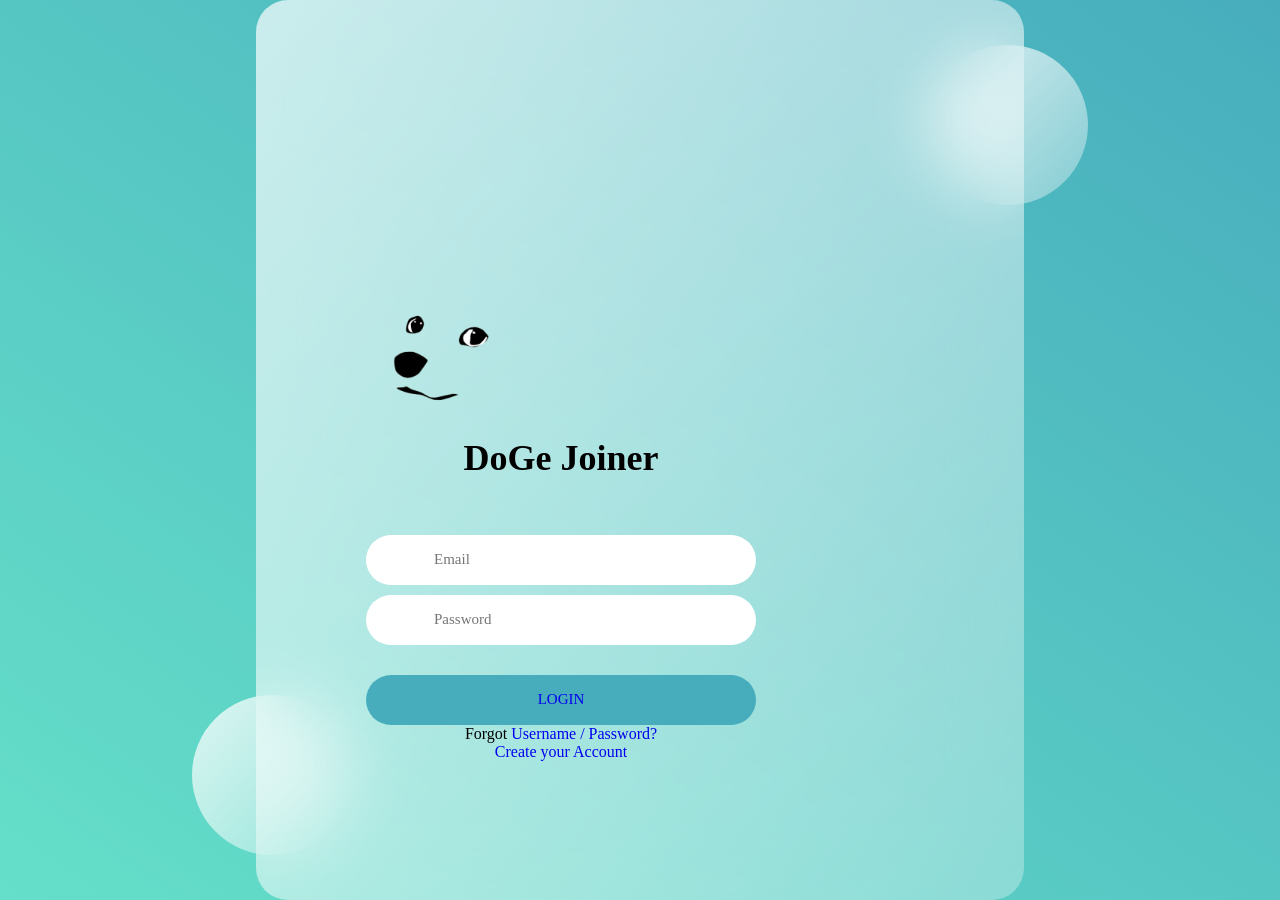
<file: Doge-joiner-main/Doge-joiner-main/doge joiner test/index.html>
<!DOCTYPE html>
<html lang="en">
<head>
    <meta charset="UTF-8">
    <meta http-equiv="X-UA-Compatible" content="IE=edge">
    <meta name="viewport" content="width=device-width, initial-scale=1.0">
    <title>DoGe Joiner</title>
<link rel="stylesheet" href="./css/loginPage.css">
</head>
<body>
    <main>
        <section class="glass">
            <div class="limiter">
                <div class="container-login100">
                    <div class="wrap-login100">
                        <div class="login100-pic js-tilt" data-tilt>
                            <img class="doge" src="./images/5845e643fb0b0755fa99d7ea.png" alt="IMG">
                        </div>
        
                        <form class="login100-form validate-form">
                            <span class="login100-form-title">
                               <h1>DoGe Joiner</h1>
                            </span>
        
                            <div class="wrap-input100 validate-input" >
                                <input class="input100" type="text" name="email" placeholder="Email">
                                <span class="focus-input100"></span>
                                
                            </div>
        
                            <div class="wrap-input100 validate-input" data-validate = "Password is required">
                                <input class="input100" type="password" name="pass" placeholder="Password">
                                <span class="focus-input100"></span>
                                
                            </div>
                            
                            <div class="container-login100-form-btn">
                                <a class"log" href="./schelude.html">
                                <button class="login100-form-btn">
                                   
                                    Login
                                </a>
                                </button>
                         
                            </div>
        
                            <div class="text-center p-t-12">
                                <span class="txt1">
                                    Forgot
                                </span>
                                <a class="txt2" href="./changeUsrNamePass.html">
                                    Username / Password?
                                </a>
                            </div>
        
                            <div class="text-center p-t-136">
                                <a class="txt2" href="./newacc.html">
                                    Create your Account
                                    
                                </a>
                            </div>
                        </form>
                    </div>
                </div>
            </div>
            
            
</section>
</main>
<div class="circle1"></div>
<div class="circle2"></div>
</body>
</html>
</file>
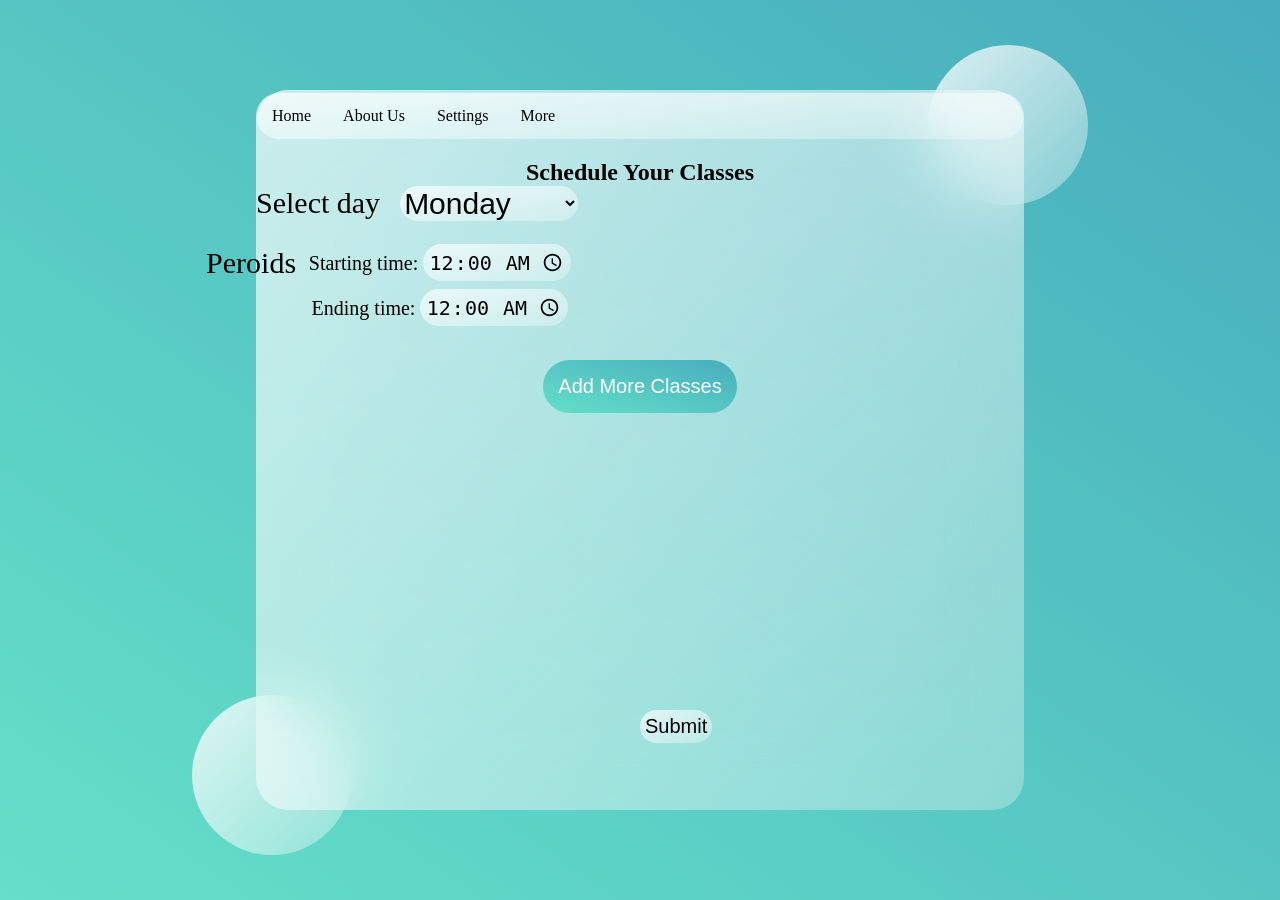
<file: Doge-joiner-main/Doge-joiner-main/doge joiner test/schelude.html>
<!DOCTYPE html>
<html lang="en">
<head>
    <meta charset="UTF-8">
    <meta http-equiv="X-UA-Compatible" content="IE=edge">
    <meta name="viewport" content="width=device-width, initial-scale=1.0">
    <title>DoGe Joiner</title>
<link rel="stylesheet" href="./css/loginPage.css">
<link rel="stylesheet" href="./css/schudule.css">
</head>
<body>
    <main>
        <section class="glass">
            <div class="navbar">
                <a href="./index.html">Home</a>
                <a href="./about.html">About Us</a>
                <a href="./settings.html">Settings</a>
                <div class="dropdown">
                  <button class="dropbtn">More 
                 
                  </button>
                  <div class="dropdown-content">
                    <a href="./contactus.html">Contact Us</a>
                    <a href="#">Teams Channel Link</a>
                    <a href="#"> Assignments</a>
                  </div>
                </div> 
              </div>
              <h1 class="schedule">Schedule Your Classes</h1>
              <form action="/action_page.php">
                <label class="lab">Select day</label>
                <select class="days">
                  <option >Monday</option>
                  <option >Tuesday</option>
                  <option >Wednesday</option>
                  <option >Thursday</option>
                  <option >Friday</option>
                  <option >Saturday</option>
                  <option >Sunday</option>
                </select>
              
              </form>
            </div>
            <font class="period"> Peroids</font>
            <div class="w3-row">
            <div class="time">Starting time: <input class="timer" type="time"  value="00:00" ></div>
            <div class="time" >Ending time: <input class="timer" type="time" value="00:00"  ></div>
            <form class="succ" action="./success.html" >
              <input type="submit" value="Submit" />
          </form>
            <button class="button-black">Add More Classes</button>
            
          </section>
         
       

</main>
<div class="circle1"></div>
<div class="circle2"></div>
</body>
</html>
</file>
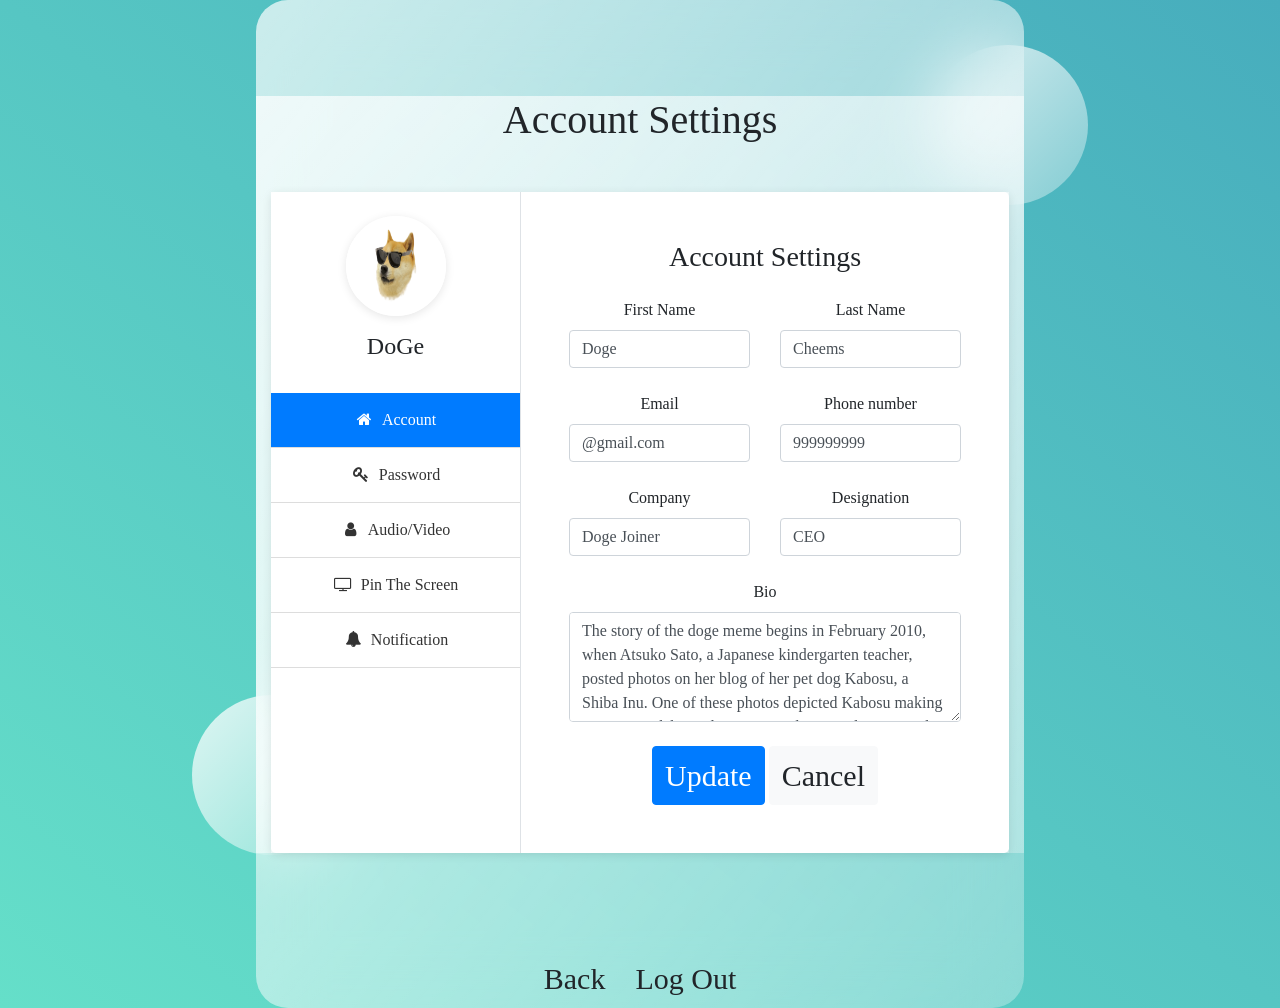
<file: Doge-joiner-main/Doge-joiner-main/doge joiner test/settings.html>
<!DOCTYPE html>
<html lang="en">
<head>
	<meta charset="UTF-8">
	<title>DoGe Joiner</title>
	<meta content="width=device-width, initial-scale=1, maximum-scale=1, user-scalable=no" name="viewport">
	<link rel="stylesheet" type="text/css" href="https://stackpath.bootstrapcdn.com/bootstrap/4.3.1/css/bootstrap.min.css">
	<link rel="stylesheet" href="https://stackpath.bootstrapcdn.com/font-awesome/4.7.0/css/font-awesome.min.css">
	<link rel="stylesheet" type="text/css" href="./css/settings.css">
</head>
<body>
	<main>
        <section class="glass">
      
           <section class="py-5 my-5">
			<div class="container">
				<h1 class="mb-5">Account Settings</h1>
				<div class="bg-white shadow rounded-lg d-block d-sm-flex">
					<div class="profile-tab-nav border-right">
						<div class="p-4">
							<div class="img-circle text-center mb-3">
								<img src="./images/image-removebg-preview.png" alt="Image" class="shadow">
							</div>
							<h4 class="text-center">DoGe</h4>
						</div>
						<div class="nav flex-column nav-pills" id="v-pills-tab" role="tablist" aria-orientation="vertical">
							<a class="nav-link active" id="account-tab" data-toggle="pill" href="#account" role="tab" aria-controls="account" aria-selected="true">
								<i class="fa fa-home text-center mr-1"></i> 
								Account
							</a>
							<a class="nav-link" id="password-tab" data-toggle="pill" href="#password" role="tab" aria-controls="password" aria-selected="false">
								<i class="fa fa-key text-center mr-1"></i> 
								Password
							</a>
							<a class="nav-link" id="security-tab" data-toggle="pill" href="#security" role="tab" aria-controls="security" aria-selected="false">
								<i class="fa fa-user text-center mr-1"></i> 
							Audio/Video
							</a>
							<a class="nav-link" id="application-tab" data-toggle="pill" href="#application" role="tab" aria-controls="application" aria-selected="false">
								<i class="fa fa-tv text-center mr-1"></i> 
								Pin The Screen
							</a>
							<a class="nav-link" id="notification-tab" data-toggle="pill" href="#notification" role="tab" aria-controls="notification" aria-selected="false">
								<i class="fa fa-bell text-center mr-1"></i> 
								Notification
							</a>
						</div>
					</div>
					<div class="tab-content p-4 p-md-5" id="v-pills-tabContent">
						<div class="tab-pane fade show active" id="account" role="tabpanel" aria-labelledby="account-tab">
							<h3 class="mb-4">Account Settings</h3>
							<div class="row">
								<div class="col-md-6">
									<div class="form-group">
										  <label>First Name</label>
										  <input type="text" class="form-control" value="Doge">
									</div>
								</div>
								<div class="col-md-6">
									<div class="form-group">
										  <label>Last Name</label>
										  <input type="text" class="form-control" value="Cheems">
									</div>
								</div>
								<div class="col-md-6">
									<div class="form-group">
										  <label>Email</label>
										  <input type="text" class="form-control" value="@gmail.com">
									</div>
								</div>
								<div class="col-md-6">
									<div class="form-group">
										  <label>Phone number</label>
										  <input type="text" class="form-control" value="999999999">
									</div>
								</div>
								<div class="col-md-6">
									<div class="form-group">
										  <label>Company</label>
										  <input type="text" class="form-control" value="Doge Joiner">
									</div>
								</div>
								<div class="col-md-6">
									<div class="form-group">
										  <label>Designation</label>
										  <input type="text" class="form-control" value="CEO">
									</div>
								</div>
								<div class="col-md-12">
									<div class="form-group">
										  <label>Bio</label>
										<textarea class="form-control" rows="4">The story of the doge meme begins in February 2010, when Atsuko Sato, a Japanese kindergarten teacher, posted photos on her blog of her pet dog Kabosu, a Shiba Inu. One of these photos depicted Kabosu making a curious sidelong glance variously viewed as worried, judgmental, or confused. This specific photo is usually referenced as the doge photo.</textarea>
									</div>
								</div>
							</div>
							<div>
								<button class="btn btn-primary">Update</button>
								<button class="btn btn-light">Cancel</button>
							</div>
						</div>
						<div class="tab-pane fade" id="password" role="tabpanel" aria-labelledby="password-tab">
							<h3 class="mb-4">Password Settings</h3>
							<div class="row">
								<div class="col-md-6">
									<div class="form-group">
										  <label>Old password</label>
										  <input type="password" class="form-control">
									</div>
								</div>
							</div>
							<div class="row">
								<div class="col-md-6">
									<div class="form-group">
										  <label>New password</label>
										  <input type="password" class="form-control">
									</div>
								</div>
								<div class="col-md-6">
									<div class="form-group">
										  <label>Confirm new password</label>
										  <input type="password" class="form-control">
									</div>
								</div>
							</div>
							<div>
								<button class="btn btn-primary">Update</button>
								<button class="btn btn-light">Cancel</button>
							</div>
						</div>
						<div class="tab-pane fade" id="security" role="tabpanel" aria-labelledby="security-tab">
							<h3 class="mb-4">Audio and Video</h3>
							<div class="row">
								<div class="col-md-6">
									<div class="form-group">
										  
										<label>Camera</label>
										
										  <label class="switch switch3">
											<input type="checkbox" >
											<span class="slider round"></span>
										 
										</label>
										</div>
								</div>
								<div class="col-md-6">
									<div class="form-group">
										  <label>Volume</label>
										
										  <label class="switch switch3">
											<input type="checkbox" >
											<span class="slider round"></span>
										 
										</label>
										</div>
								</div>
							
							</div>
							<div>
								<button class="btn btn-primary">Update</button>
								<button class="btn btn-light">Cancel</button>
							</div>
						</div>
						<div class="tab-pane fade" id="application" role="tabpanel" aria-labelledby="application-tab">
							<h3 class="mb-4">Pin The Screen of Student/Employee</h3>
							<div class="row">
								<div class="col-md-6">
									<div class="form-group">
										<div class="form-check">
											<input class="form-check-input" type="checkbox" value="" id="app-check">
											<label class="form-check-label" for="app-check">
											Pin For Enitre Meeting
											</label>
										</div>
										<div class="form-check">
											<input class="form-check-input" type="checkbox" value="" id="defaultCheck2" >
											<label class="form-check-label" for="defaultCheck2">
											Pin Till Specified
											</label>
										</div>
									</div>
								</div>
							</div>
							<div>
								<button class="btn btn-primary">Update</button>
								<button class="btn btn-light">Cancel</button>
							</div>
						</div>
						<div class="tab-pane fade" id="notification" role="tabpanel" aria-labelledby="notification-tab">
							<h3 class="mb-4">Enable/Disable Notification</h3>
							
							  
							
							  
							  <label class="switch switch3">
								<input type="checkbox" >
								<span class="slider round"></span>
							 
							</label>
						</div>
					</div>
				</div>
			</div>
		</section>
	
	
		<script src="https://code.jquery.com/jquery-3.2.1.slim.min.js"></script>
		<script src="https://cdnjs.cloudflare.com/ajax/libs/popper.js/1.12.9/umd/popper.min.js"></script>
		<script src="https://maxcdn.bootstrapcdn.com/bootstrap/4.0.0/js/bootstrap.min.js"></script>
          
            <a href="./schelude.html"><button class="btn">Back</button></a>          
			<a href="./index.html"><button class="btn">Log Out</button></a>  
        </section>
</main>
<div class="circle1"></div>
<div class="circle2"></div>
	
</body>
</html>
</file>
<file: Doge-joiner-main/Doge-joiner-main/doge joiner test/css/loginPage.css>
* {
  margin: 0;
  padding: 0;
  box-sizing: border-box;
}

main {
  min-height: 100vh;
  background: linear-gradient(to right top, #65dfc9, #47adbd);
  display: flex;
  align-items: center;
  justify-content: center;
  font-family: montserrat;
  text-align: center;
}

.glass {
  background: white;
  min-height: 80vh;
  width: 60%;
  background: linear-gradient(
    to right bottom,
    rgba(255, 255, 255, 0.7),
    rgba(255, 255, 255, 0.3)
  );
  border-radius: 2rem;
  backdrop-filter: blur(2rem);
  z-index: 2;
}
.circle1,
.circle2 {
  background: white;
  background: linear-gradient(
    to right bottom,
    rgba(255, 255, 255, 0.8),
    rgba(255, 255, 255, 0.3)
  );
  height: 10rem;
  width: 10rem;
  position: absolute;
  border-radius: 50%;
}

.circle1 {
  top: 5%;
  right: 15%;
}

.circle2 {
  bottom: 5%;
  left: 15%;
}

.doge {
  width: 150px;
  height: 150px;
}

.container-login100 {
  width: 100%;
  min-height: 100vh;
  display: -webkit-box;
  display: -webkit-flex;
  display: -moz-box;
  display: -ms-flexbox;
  display: flex;
  flex-wrap: wrap;
  justify-content: center;
  align-items: center;
  padding: 15px;
}

.wrap-login100 {
  width: 960px;

  border-radius: 10px;
  overflow: hidden;

  display: -webkit-box;
  display: -webkit-flex;
  display: -moz-box;
  display: -ms-flexbox;
  display: flex;
  flex-wrap: wrap;
  justify-content: space-between;
  padding: 177px 130px 33px 95px;
}

@media (max-width: 992px) {
  .wrap-login100 {
    padding: 177px 90px 33px 85px;
  }

  .login100-pic {
    width: 35%;
  }

  .login100-form {
    width: 50%;
  }
}

@media (max-width: 768px) {
  .wrap-login100 {
    padding: 100px 80px 33px 80px;
  }

  .login100-pic {
    display: none;
  }

  .login100-form {
    width: 100%;
  }
}

@media (max-width: 576px) {
  .wrap-login100 {
    padding: 100px 15px 33px 15px;
  }
}

@media (max-width: 992px) {
  .alert-validate::before {
    visibility: visible;
    opacity: 1;
  }
}

.wrap-input100 {
  position: relative;
  width: 100%;
  z-index: 1;
  margin-bottom: 10px;
}

.input100 {
  font-family: Poppins-Medium;
  font-size: 15px;
  line-height: 1.5;
  background-color: black;
  outline: none;
  border: none;
  display: block;
  width: 100%;
  background: white;
  height: 50px;
  border-radius: 25px;
  padding: 0 30px 0 68px;
}

.login100-form {
  width: 390px;
}

.login100-form-title {
  font-family: Poppins-Bold;
  font-size: 24px;
  color: black;
  line-height: 1.2;
  text-align: center;

  width: 100%;
  display: block;
  padding-bottom: 54px;
}

.focus-input100 {
  display: block;
  position: absolute;
  border-radius: 25px;
  bottom: 0;
  left: 0;
  z-index: -1;
  width: 100%;
  height: 100%;
  box-shadow: 0px 0px 0px 0px;
}

.input100:focus + .focus-input100 {
  -webkit-animation: anim-shadow 0.5s ease-in-out forwards;
  animation: anim-shadow 0.5s ease-in-out forwards;
}

@-webkit-keyframes anim-shadow {
  to {
    box-shadow: 0px 0px 70px 25px;
    opacity: 0;
  }
}

@keyframes anim-shadow {
  to {
    box-shadow: 0px 0px 70px 25px;
    opacity: 0;
  }
}

.symbol-input100 {
  font-size: 15px;

  display: -webkit-box;
  display: -webkit-flex;
  display: -moz-box;
  display: -ms-flexbox;
  display: flex;
  align-items: center;
  position: absolute;
  border-radius: 25px;
  bottom: 0;
  left: 0;
  width: 100%;
  height: 100%;
  padding-left: 35px;
  pointer-events: none;
  color: black;

  -webkit-transition: all 0.4s;
  -o-transition: all 0.4s;
  -moz-transition: all 0.4s;
  transition: all 0.4s;
}

.input100:focus + .focus-input100 + .symbol-input100 {
  color: black;
  padding-left: 28px;
}

.container-login100-form-btn {
  width: 100%;
  display: -webkit-box;
  display: -webkit-flex;
  display: -moz-box;
  display: -ms-flexbox;
  display: flex;
  flex-wrap: wrap;
  justify-content: center;
  padding-top: 20px;
}

.login100-form-btn {
  font-family: Montserrat-Bold;
  font-size: 15px;
  line-height: 1.5;
  color: #fff;
  text-transform: uppercase;

  width: 100%;
  height: 50px;
  border-radius: 25px;
  background: #47adbd;
  display: -webkit-box;
  display: -webkit-flex;
  display: -moz-box;
  display: -ms-flexbox;
  display: flex;
  justify-content: center;
  align-items: center;
  padding: 0 25px;
  border: none;
  outline: none;
  -webkit-transition: all 0.4s;
  -o-transition: all 0.4s;
  -moz-transition: all 0.4s;
  transition: all 0.4s;
}

.login100-form-btn:hover {
  background: #03a1b9;
}

.txt2 {
  text-decoration: none;
}

.txt2:hover {
  color: #08b3ce;
}

a:link{
  text-decoration: none;
}
</file>
<file: Doge-joiner-main/Doge-joiner-main/doge joiner test/css/schudule.css>
body {
  font-family: Arial, Helvetica, sans-serif;

}

.navbar {
  overflow: hidden;
   background: linear-gradient(
    to right bottom,
    rgba(255, 255, 255, 0.7),
    rgba(255, 255, 255, 0.3)
  );

  
margin-top: 3px;
border-radius: 2rem;
}

.navbar a {
  float: left;
  font-size: 16px;
  color: black;
  text-align: center;
  padding: 14px 16px;
  text-decoration: none;
}

.dropdown {
  float: left;
  overflow: hidden;
}

.dropdown .dropbtn {
  font-size: 16px;
  border: none;
  outline: none;
 
  padding: 14px 16px;
  background-color: inherit;
  font-family: inherit;
  margin: 0;
}

.navbar a:hover,
.dropdown:hover .dropbtn {
    background: linear-gradient(to right top, #65dfc9, #47adbd);
}

.dropdown-content {
  display: none;
  position: absolute;
  background-color: #f9f9f9;
  min-width: 160px;
  box-shadow: 0px 8px 16px 0px rgba(0, 0, 0, 0.2);
  z-index: 1;
}

.dropdown-content a {
  float: none;
  color: black;
  padding: 12px 16px;
  text-decoration: none;
  display: block;
  text-align: left;
}

.dropdown-content a:hover {
  background-color: #ddd;
}

.dropdown:hover .dropdown-content {
  display: block;
}

.schedule{
    margin-top: 20px;
}

.lab{
    font-size: 30px;
    float: left;
}

.days{
    font-size: 30px;
    text-decoration: none;
    border-style: none;
border-radius: 2rem;

float: left;
margin-left: 20px;
   background: linear-gradient(
    to right bottom,
    rgba(255, 255, 255, 0.7),
    rgba(255, 255, 255, 0.3)
  );
}

.sub{
    text-decoration: none;
    border-radius: 2rem;
    border-style: none;
}

input{
    text-decoration: none;
    border-style: none;
    padding: 5px;
    background: linear-gradient(
        to right bottom,
        rgba(255, 255, 255, 0.7),
        rgba(255, 255, 255, 0.3)
      );
      border-radius: 2rem;
      font-size: 20px; 
float: bottom;
position: absolute;
text-align: center;
margin-top: 400px;    

}

input:hover{
    background: rgb(65, 220, 225);
}

.period{
    position: relative;
    left: -550px;
 bottom: -60px;
 font-size: 30px;
}

.time{
    position: relative;
    left: -200px;
 bottom: -20px;
 font-size: 20px;
padding: 4px;
}

.timer{
    position: relative;
    margin: 0;
}

.button-black{
 text-decoration: none;
 border-style: none;
    color: white;
    padding: 15px;
    border-radius: 2rem;
    background: linear-gradient(to right top, #65dfc9, #47adbd);
font-size: 20px;
margin-top: 50px;

}

.button-black:hover{
    background-color: tomato;
    color: black;
}
</file>
<file: Doge-joiner-main/Doge-joiner-main/doge joiner test/css/settings.css>
@import url("https://fonts.googleapis.com/css?family=Roboto:300,400,500,700&display=swap");
body {
	background: #f9f9f9;
	font-family: "Roboto", sans-serif;
}

.shadow {
	box-shadow: 0 2px 10px rgba(0, 0, 0, 0.1) !important;
}

.profile-tab-nav {
	min-width: 250px;
}

.tab-content {
	flex: 1;
}

.form-group {
	margin-bottom: 1.5rem;
}

.nav-pills a.nav-link {
	padding: 15px 20px;
	border-bottom: 1px solid #ddd;
	border-radius: 0;
	color: #333;
}
.nav-pills a.nav-link i {
	width: 20px;
}

.img-circle img {
	height: 100px;
	width: 100px;
	border-radius: 100%;
	border: 5px solid #fff;
}

* {
	margin: 0;
	padding: 0;
	box-sizing: border-box;
  }
  
  main {
	min-height: 100vh;
	background: linear-gradient(to right top, #65dfc9, #47adbd);
	display: flex;
	align-items: center;
	justify-content: center;
	font-family: montserrat;
	text-align: center;
  }
  
  .glass {
	background: white;
	min-height: 80vh;
	width: 60%;
	background: linear-gradient(
	  to right bottom,
	  rgba(255, 255, 255, 0.7),
	  rgba(255, 255, 255, 0.3)
	);
	border-radius: 2rem;
	backdrop-filter: blur(2rem);
	z-index: 2;
  }
  .circle1,
  .circle2 {
	background: white;
	background: linear-gradient(
	  to right bottom,
	  rgba(255, 255, 255, 0.8),
	  rgba(255, 255, 255, 0.3)
	);
	height: 10rem;
	width: 10rem;
	position: absolute;
	border-radius: 50%;
  }
  
  .circle1 {
	top: 5%;
	right: 15%;
  }
  
  .circle2 {
	bottom: 5%;
	left: 15%;
  }
  

  .container-login100 {
	width: 100%;
	min-height: 100vh;
	display: -webkit-box;
	display: -webkit-flex;
	display: -moz-box;
	display: -ms-flexbox;
	display: flex;
	flex-wrap: wrap;
	justify-content: center;
	align-items: center;
	padding: 15px;
  }
  
  .wrap-login100 {
	width: 960px;
  
	border-radius: 10px;
	overflow: hidden;
  
	display: -webkit-box;
	display: -webkit-flex;
	display: -moz-box;
	display: -ms-flexbox;
	display: flex;
	flex-wrap: wrap;
	justify-content: space-between;
	padding: 177px 130px 33px 95px;
  }
  
  @media (max-width: 992px) {
	.wrap-login100 {
	  padding: 177px 90px 33px 85px;
	}
  
	.login100-pic {
	  width: 35%;
	}
  
	.login100-form {
	  width: 50%;
	
	}
  }
  
  @media (max-width: 768px) {
	.wrap-login100 {
	  padding: 100px 80px 33px 80px;
	}
  
	.login100-pic {
	  display: none;
	}
  
	.login100-form {
	  width: 100%;
	}
  }
  
  @media (max-width: 576px) {
	.wrap-login100 {
	  padding: 100px 15px 33px 15px;
	}
  }
  
  @media (max-width: 992px) {
	.alert-validate::before {
	  visibility: visible;
	  opacity: 1;
	}
  }
  
  .wrap-input100 {
	  position: relative;
	  width: 100%;
	  z-index: 1;
	  margin-bottom: 10px;
	 
  }
	
	.input100 {
	  font-family: Poppins-Medium;
	  font-size: 15px;
	  line-height: 1.5;
	background-color:black;
	  outline: none;  
	  border: none; 
	  display: block;
	  width: 100%;
	  
	  
	  height: 50px;
	  border-radius: 25px;
	  padding: 0 30px 0 68px;
	}
	
	.login100-form {
	  width: 290px;
  
  }
	
	.login100-form-title {
	  font-family: Poppins-Bold;
	  font-size: 24px;
	  color: black;
	  line-height: 1.2;
	  text-align: center;
	
	  width: 100%;
	  display: block;
	  padding-bottom: 54px;
	}
  
	.focus-input100 {
	  display: block;
	  position: absolute;
	  border-radius: 25px;
	  bottom: 0;
	  left: 0;
	  z-index: -1;
	  width: 100%;
	  height: 100%;
	  box-shadow: 0px 0px 0px 0px;
	 
	}
	
	.input100:focus + .focus-input100 {
	  -webkit-animation: anim-shadow 0.5s ease-in-out forwards;
	  animation: anim-shadow 0.5s ease-in-out forwards;
	}
	
	@-webkit-keyframes anim-shadow {
	  to {
		box-shadow: 0px 0px 70px 25px;
		opacity: 0;
	  }
	}
	
	@keyframes anim-shadow {
	  to {
		box-shadow: 0px 0px 70px 25px;
		opacity: 0;
	  }
	}
	
	.symbol-input100 {
	  font-size: 15px;
	
	  display: -webkit-box;
	  display: -webkit-flex;
	  display: -moz-box;
	  display: -ms-flexbox;
	  display: flex;
	  align-items: center;
	  position: absolute;
	  border-radius: 25px;
	  bottom: 0;
	  left: 0;
	  width: 100%;
	  height: 100%;
	  padding-left: 35px;
	  pointer-events: none;
	  color: black;
	
	  -webkit-transition: all 0.4s;
	  -o-transition: all 0.4s;
	  -moz-transition: all 0.4s;
	  transition: all 0.4s;
	}
	
	.input100:focus + .focus-input100 + .symbol-input100 {
	 
	  padding-left: 28px;
	}
  
	.container-login100-form-btn {
	  width: 100%;
	  display: -webkit-box;
	  display: -webkit-flex;
	  display: -moz-box;
	  display: -ms-flexbox;
	  display: flex;
	  flex-wrap: wrap;
	  justify-content: center;
	  padding-top: 20px;
	}
	
	.login100-form-btn {
	  font-family: Montserrat-Bold;
	  font-size: 15px;
	  line-height: 1.5;
	  color: #fff;
	  text-transform: uppercase;
	
	  width: 100%;
	  height: 50px;
	  border-radius: 25px;
	  background: #47adbd;
	  display: -webkit-box;
	  display: -webkit-flex;
	  display: -moz-box;
	  display: -ms-flexbox;
	  display: flex;
	  justify-content: center;
	  align-items: center;
	  padding: 0 25px;
	border: none;
	outline: none;
	  -webkit-transition: all 0.4s;
	  -o-transition: all 0.4s;
	  -moz-transition: all 0.4s;
	  transition: all 0.4s;
	}
	
	.login100-form-btn:hover {
	  background:#03a1b9;
	}
	
  .txt2{
	text-decoration: none;
  
  
  }
  
  .txt2:hover{
  color: #08b3ce;
  }
  
 
 
  .switch {
	position: relative;
	display: inline-block;
	width: 60px;
	height: 34px;
  
}
  
  .switch input { 
	opacity: 0;
	width: 0;
	height: 0;
  }
  
  .slider {
	position: absolute;
	cursor: pointer;
	top: 0;
	left: 0;
	right: 0;
	bottom: 0;
	background-color: #ccc;
	-webkit-transition: .4s;
	transition: .4s;
  }
  
  .slider:before {
	position: absolute;
	content: "";
	height: 26px;
	width: 26px;
	left: 4px;
	bottom: 4px;
	background-color: white;
	-webkit-transition: .4s;
	transition: .4s;
  }
  
  input:checked + .slider {
	background-color: #2196F3;
  }
  
  input:focus + .slider {
	box-shadow: 0 0 1px #2196F3;
  }
  
  input:checked + .slider:before {
	-webkit-transform: translateX(26px);
	-ms-transform: translateX(26px);
	transform: translateX(26px);
  }
  
  /* Rounded sliders */
  .slider.round {
	border-radius: 34px;
  }
  
  .slider.round:before {
	border-radius: 50%;
  }  

div{
	background: linear-gradient(
		to right bottom,
		rgba(255, 255, 255, 0.7),
		rgba(255, 255, 255, 0.3)
	  );
}

.btn{
	font-size: 30px;
}
</file>
